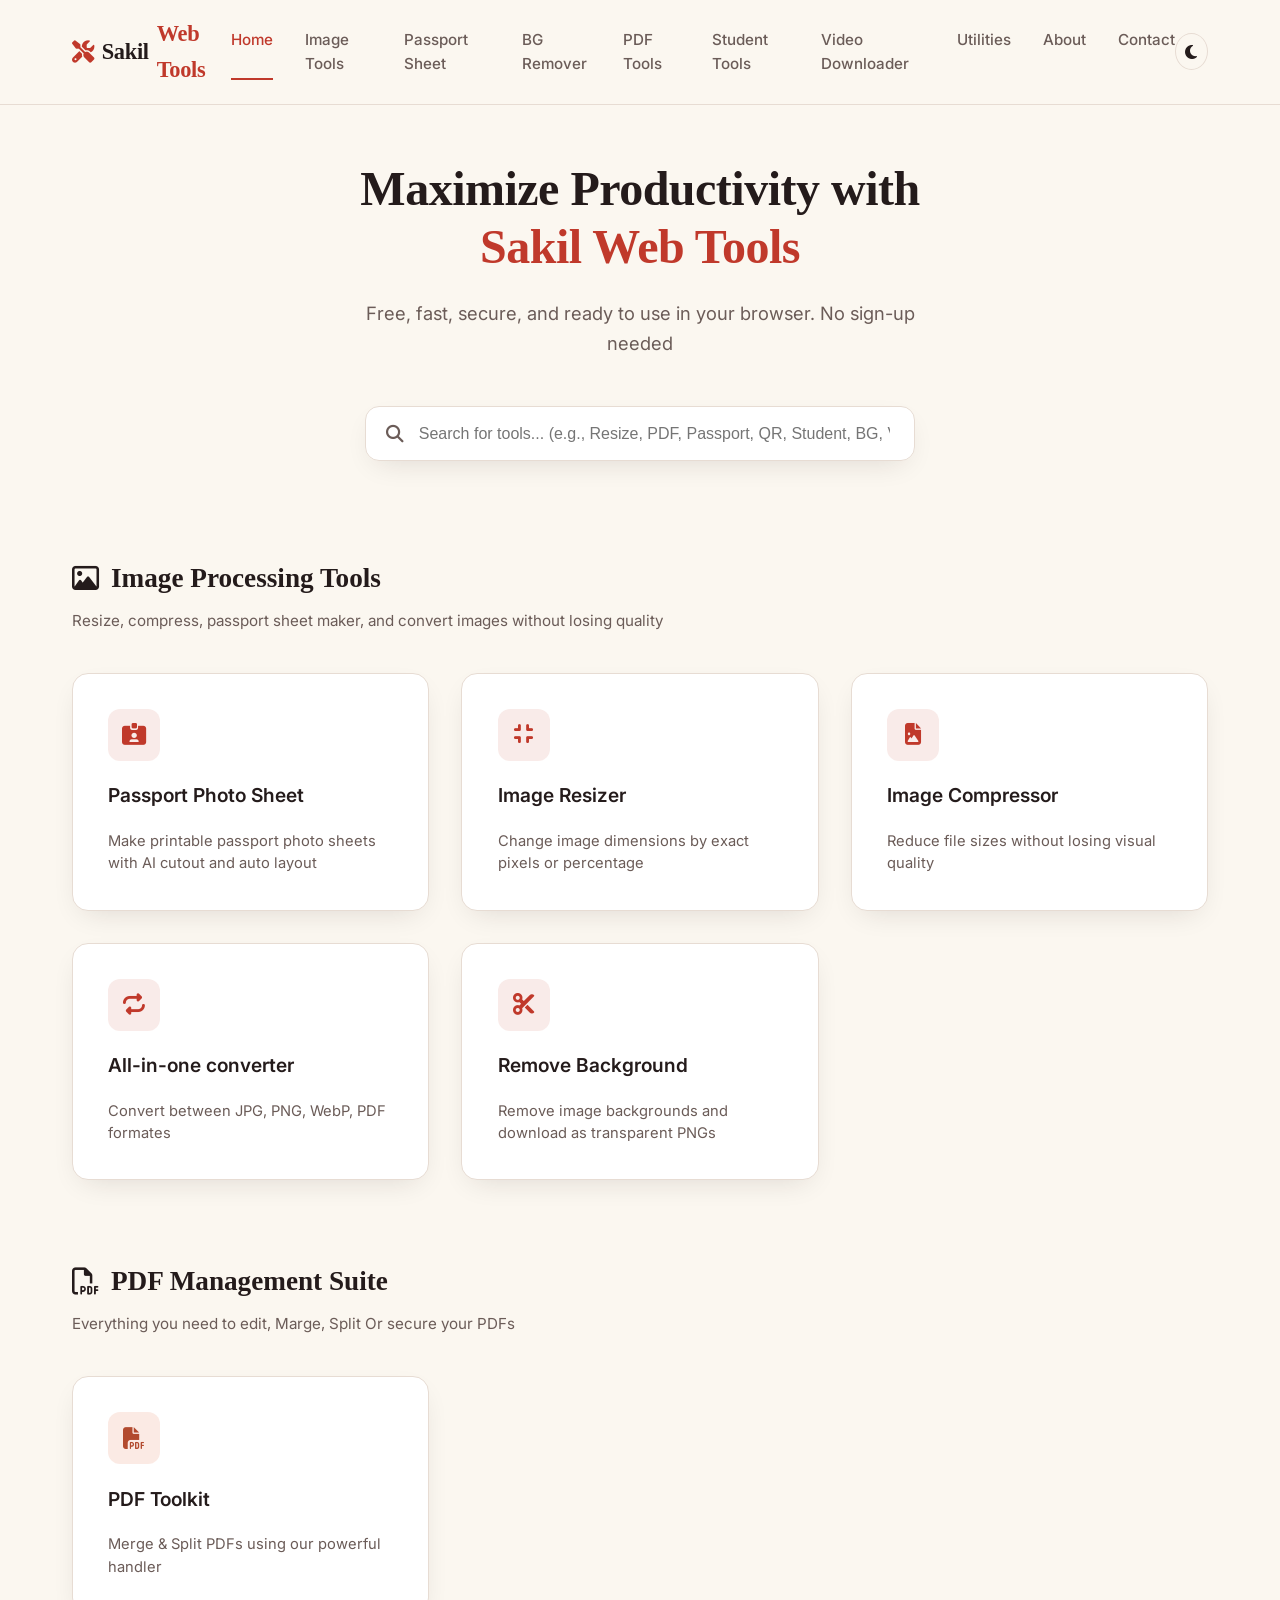
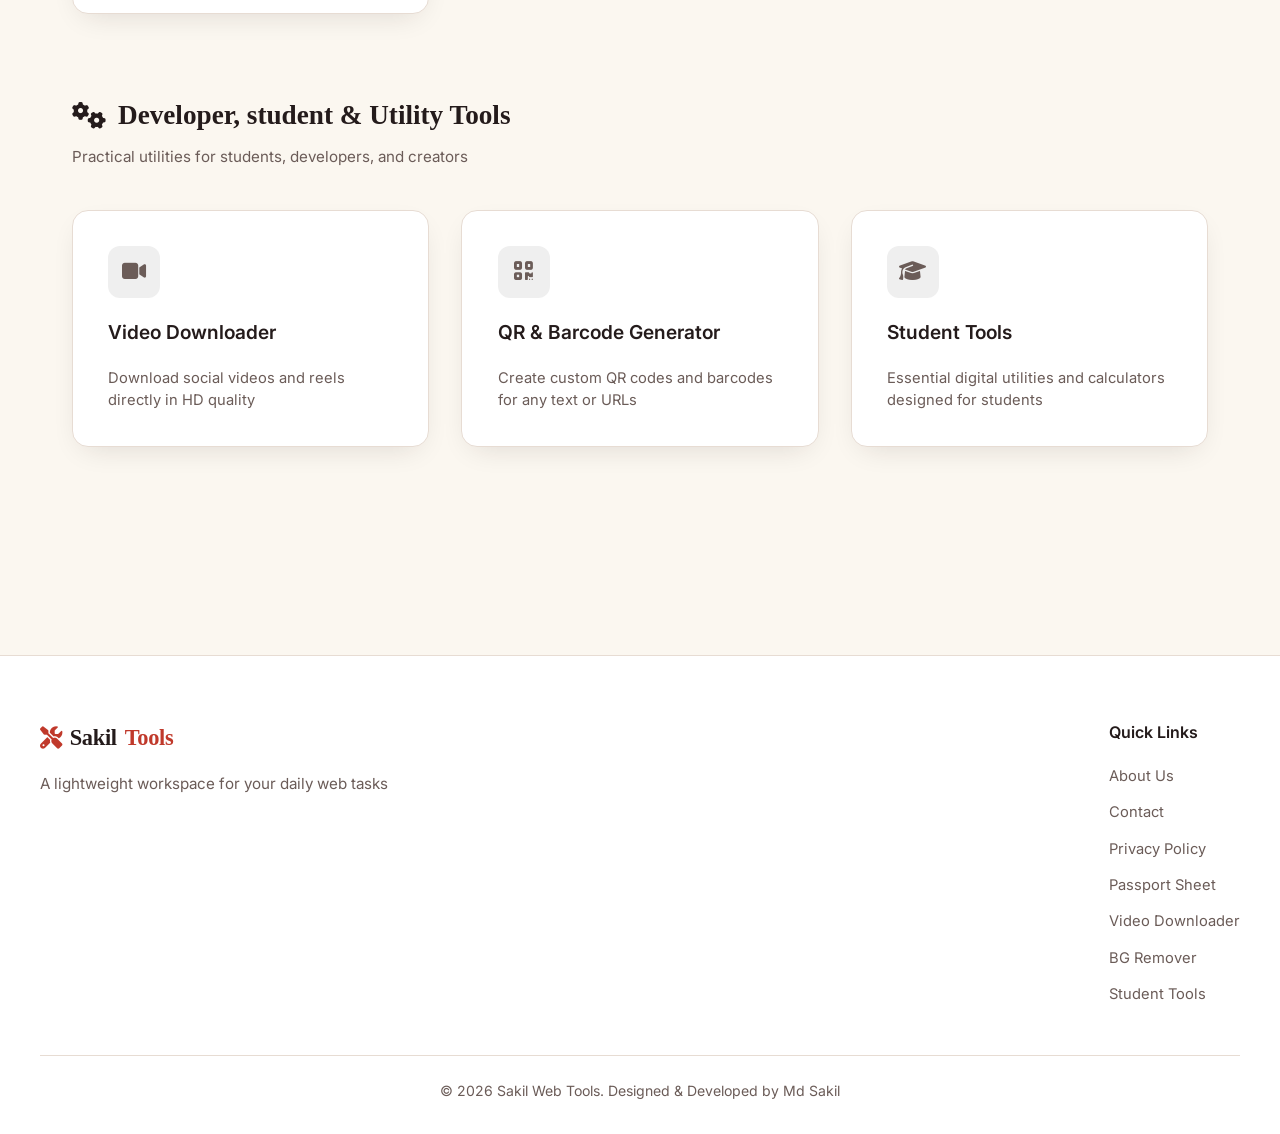
<file: index.html>
<!DOCTYPE html>
<html lang="en" data-theme="light">
<head>
    <meta charset="UTF-8">
    <meta name="viewport" content="width=device-width, initial-scale=1.0">
    <title>Sakil Web Tools - Online Multi-Tools Platform</title>
    <meta name="description" content="All-in-one professional web tools platform for image processing, PDF management, and digital utilities. Fast, secure, and fully responsive.">
    <meta name="google-site-verification" content="HGjKCKCV75xpB4ho-zu0k4zSsBUJKRCY6qUo5YFBD5c" />

    <link rel="preconnect" href="https://fonts.googleapis.com">
    <link rel="preconnect" href="https://fonts.gstatic.com" crossorigin>
    <link href="https://fonts.googleapis.com/css2?family=Inter:wght@300;400;500;600;700&display=swap" rel="stylesheet">
    <link rel="stylesheet" href="https://cdnjs.cloudflare.com/ajax/libs/font-awesome/6.4.0/css/all.min.css">
    <link rel="stylesheet" href="style.css">
</head>
<body>

    <div class="loader-wrapper" id="loader">
        <div class="spinner"></div>
    </div>

    <header class="navbar">
        <div class="nav-container">
            <a href="index.html" class="logo">
                <i class="fa-solid fa-screwdriver-wrench"></i> Sakil <span>Web Tools</span>
            </a>
            <nav class="nav-menu" id="navMenu">
                <a href="index.html" class="nav-link active">Home</a>
                <a href="#image-tools" class="nav-link">Image Tools</a>
                <a href="passport-photo.html" class="nav-link">Passport Sheet</a>
                <a href="bg-remover.html" class="nav-link">BG Remover</a>
                <a href="#pdf-tools" class="nav-link">PDF Tools</a>
                <a href="student-tools.html" class="nav-link">Student Tools</a>
                <a href="video-downloader.html" class="nav-link">Video Downloader</a>
                <a href="#utility-tools" class="nav-link">Utilities</a>
                <a href="about.html" class="nav-link">About</a>
                <a href="contact.html" class="nav-link">Contact</a>
            </nav>
            <div class="nav-actions">
                <button id="theme-toggle" aria-label="Toggle Theme" class="theme-btn">
                    <i class="fa-solid fa-moon"></i>
                </button>
                <button class="hamburger" id="hamburger" aria-label="Menu">
                    <span class="bar"></span>
                    <span class="bar"></span>
                    <span class="bar"></span>
                </button>
            </div>
        </div>
    </header>

    <section class="hero-section">
        <div class="hero-content">
            <h1>Maximize Productivity with <br><span class="gradient-text">Sakil Web Tools</span></h1>
            <p>Free, fast, secure, and ready to use in your browser. No sign-up needed</p>
            
            <div class="search-container">
                <i class="fa-solid fa-magnifying-glass search-icon"></i>
                <input type="text" id="tool-search" placeholder="Search for tools... (e.g., Resize, PDF, Passport, QR, Student, BG, Video)">
            </div>
        </div>
    </section>

    <main class="main-container">

        <section class="tool-section" id="image-tools">
            <div class="section-header">
                <h2><i class="fa-regular fa-image"></i> Image Processing Tools</h2>
                <p>Resize, compress, passport sheet maker, and convert images without losing quality</p>
            </div>
            <div class="tools-grid">
                <!-- NEW: Passport Photo Sheet Maker -->
                <a href="passport-photo.html" class="tool-card" data-keywords="passport photo sheet maker print a4 4x6 picture studio">
                    <div class="tool-icon img-icon"><i class="fa-solid fa-id-card-clip"></i></div>
                    <h3>Passport Photo Sheet</h3>
                    <p>Make printable passport photo sheets with AI cutout and auto layout</p>
                </a>
                <a href="image-resize.html" class="tool-card" data-keywords="image resize crop dimensions photo">
                    <div class="tool-icon img-icon"><i class="fa-solid fa-compress"></i></div>
                    <h3>Image Resizer</h3>
                    <p>Change image dimensions by exact pixels or percentage</p>
                </a>
                <a href="image-compressor.html" class="tool-card" data-keywords="image compress size storage optimize">
                    <div class="tool-icon img-icon"><i class="fa-solid fa-file-image"></i></div>
                    <h3>Image Compressor</h3>
                    <p>Reduce file sizes without losing visual quality</p>
                </a>
                <a href="image-converter.html" class="tool-card" data-keywords="image convert jpg png webp format">
                    <div class="tool-icon img-icon"><i class="fa-solid fa-repeat"></i></div>
                    <h3>All-in-one converter</h3>
                    <p>Convert between JPG, PNG, WebP, PDF formates</p>
                </a>
                <a href="bg-remover.html" class="tool-card" data-keywords="image remove background bg transparent erase">
                    <div class="tool-icon img-icon"><i class="fa-solid fa-scissors"></i></div>
                    <h3>Remove Background</h3>
                    <p>Remove image backgrounds and download as transparent PNGs</p>
                </a>
            </div>
        </section>

        <section class="tool-section" id="pdf-tools">
            <div class="section-header">
                <h2><i class="fa-regular fa-file-pdf"></i> PDF Management Suite</h2>
                <p>Everything you need to edit, Marge, Split Or secure your PDFs</p>
            </div>
            <div class="tools-grid">
                <a href="pdf-tools.html" class="tool-card" data-keywords="pdf merge split convert unlock protect compress">
                    <div class="tool-icon pdf-icon"><i class="fa-solid fa-file-pdf"></i></div>
                    <h3>PDF Toolkit</h3>
                    <p>Merge & Split PDFs using our powerful handler</p>
                </a>
            </div>
        </section>

        <section class="tool-section" id="utility-tools">
            <div class="section-header">
                <h2><i class="fa-solid fa-gears"></i> Developer, student & Utility Tools</h2>
                <p>Practical utilities for students, developers, and creators</p>
            </div>
            <div class="tools-grid">
                <a href="video-downloader.html" class="tool-card" data-keywords="video downloader youtube instagram reel facebook download mp4">
                    <div class="tool-icon util-icon"><i class="fa-solid fa-video"></i></div>
                    <h3>Video Downloader</h3>
                    <p>Download social videos and reels directly in HD quality</p>
                </a>
                <a href="qr-generator.html" class="tool-card" data-keywords="qr code barcode generator scanning maker">
                    <div class="tool-icon util-icon"><i class="fa-solid fa-qrcode"></i></div>
                    <h3>QR & Barcode Generator</h3>
                    <p>Create custom QR codes and barcodes for any text or URLs</p>
                </a>
                <a href="student-tools.html" class="tool-card" data-keywords="student tools education study academic calculator notes">
                    <div class="tool-icon util-icon"><i class="fa-solid fa-graduation-cap"></i></div>
                    <h3>Student Tools</h3>
                    <p>Essential digital utilities and calculators designed for students</p>
                </a>
            </div>
        </section>

        <div id="no-results" class="no-results hidden">
            <i class="fa-solid fa-face-laugh-squint"></i>
            <p> Why are you hitting random keys? Type properly. Bujhte parli to...</p>
        </div>

    </main>

    <footer class="footer">
        <div class="footer-container">
            <div class="footer-brand">
                <a href="index.html" class="logo"><i class="fa-solid fa-screwdriver-wrench"></i> Sakil <span>Tools</span></a>
                <p>A lightweight workspace for your daily web tasks</p>
            </div>
            <div class="footer-links">
                <h4>Quick Links</h4>
                <a href="about.html">About Us</a>
                <a href="contact.html">Contact</a>
                <a href="#">Privacy Policy</a>
                <a href="passport-photo.html">Passport Sheet</a>
                <a href="video-downloader.html">Video Downloader</a>
                <a href="bg-remover.html">BG Remover</a>
                <a href="student-tools.html">Student Tools</a>
            </div>
        </div>
        <div class="footer-bottom">
            <p>&copy; 2026 Sakil Web Tools. Designed & Developed by Md Sakil </p>
        </div>
    </footer>

    <script src="script.js"></script>
</body>
</html>
</file>
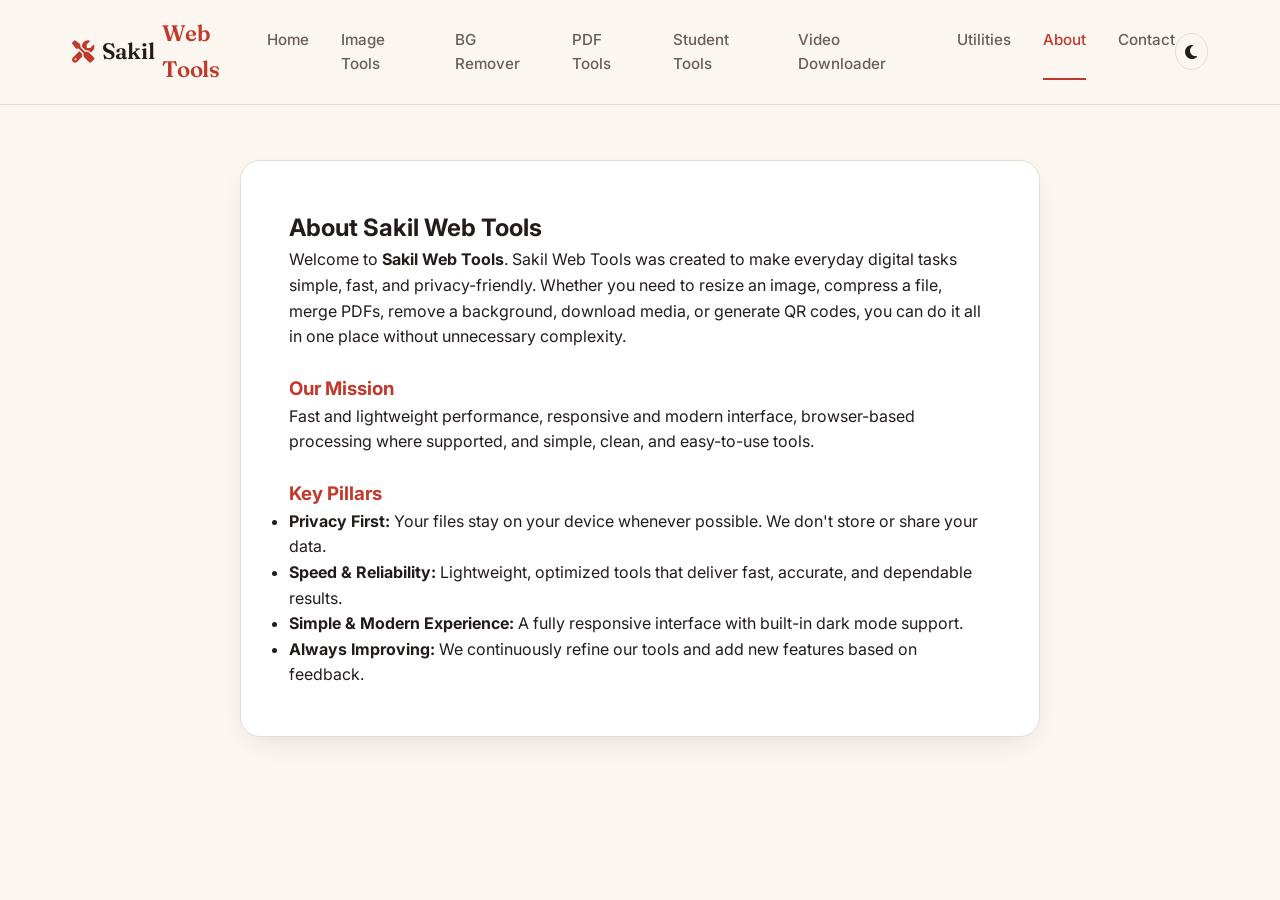
<file: about.html>
<!DOCTYPE html>
<html lang="en" data-theme="light">
<head>
    <meta charset="UTF-8">
    <meta name="viewport" content="width=device-width, initial-scale=1.0">
    <title>About Us - Sakil Web Tools</title>
    <link rel="preconnect" href="https://fonts.googleapis.com">
    <link rel="preconnect" href="https://fonts.gstatic.com" crossorigin>
    <link href="https://fonts.googleapis.com/css2?family=Fraunces:wght@500;600;700&family=Inter:wght@300;400;500;600;700&display=swap" rel="stylesheet">
    <link rel="stylesheet" href="https://cdnjs.cloudflare.com/ajax/libs/font-awesome/6.4.0/css/all.min.css">
    <link rel="stylesheet" href="style.css">
    <style>
        .about-card {
            background: var(--bg-secondary);
            border: 1px solid var(--border-color);
            border-radius: 20px;
            padding: 3rem;
            box-shadow: var(--card-shadow);
            max-width: 800px;
            margin: 2rem auto;
        }
        .about-card h3 {
            margin-top: 1.5rem;
            color: var(--accent-color);
        }
    </style>
</head>
<body>
    <header class="navbar">
        <div class="nav-container">
            <a href="index.html" class="logo"><i class="fa-solid fa-screwdriver-wrench"></i> Sakil <span>Web Tools</span></a>
            <nav class="nav-menu" id="navMenu">
                <a href="index.html" class="nav-link">Home</a>
                <a href="index.html#image-tools" class="nav-link">Image Tools</a>
                <a href="bg-remover.html" class="nav-link">BG Remover</a>
                <a href="index.html#pdf-tools" class="nav-link">PDF Tools</a>
                <a href="student-tools.html" class="nav-link">Student Tools</a>
                <a href="video-downloader.html" class="nav-link">Video Downloader</a>
                <a href="index.html#utility-tools" class="nav-link">Utilities</a>
                <a href="about.html" class="nav-link active">About</a>
                <a href="contact.html" class="nav-link">Contact</a>
            </nav>
            <div class="nav-actions"><button id="theme-toggle" class="theme-btn"><i class="fa-solid fa-moon"></i></button></div>
        </div>
    </header>
    <main class="main-container" style="padding-top: 8rem;">
        <div class="about-card">
            <h2>About Sakil Web Tools</h2>
            <p>Welcome to <strong>Sakil Web Tools</strong>. Sakil Web Tools was created to make everyday digital tasks simple, fast, and privacy-friendly. Whether you need to resize an image, compress a file, merge PDFs, remove a background, download media, or generate QR codes, you can do it all in one place without unnecessary complexity.</p>
            
            <h3>Our Mission</h3>
            <p>Fast and lightweight performance, responsive and modern interface, browser-based processing where supported, and simple, clean, and easy-to-use tools.</p>
            <h3>Key Pillars</h3>
            <ul>
                <li><strong>Privacy First:</strong> Your files stay on your device whenever possible. We don't store or share your data.</li>
                <li><strong>Speed & Reliability:</strong> Lightweight, optimized tools that deliver fast, accurate, and dependable results.</li>
                <li><strong>Simple & Modern Experience:</strong> A fully responsive interface with built-in dark mode support.</li> 
                <li><strong>Always Improving:</strong> We continuously refine our tools and add new features based on feedback.</li>
            </ul>
        </div>
    </main>
    <script>
        const htmlElement = document.documentElement;
        const themeBtn = document.getElementById('theme-toggle');
        const themeIcon = themeBtn.querySelector('i');
        const applyTheme = (theme) => {
            htmlElement.setAttribute('data-theme', theme);
            themeIcon.className = theme === 'dark' ? 'fa-solid fa-sun' : 'fa-solid fa-moon';
            if(theme === 'dark') themeIcon.style.color = '#fbbf24'; else themeIcon.style.color = '';
        };
        applyTheme(localStorage.getItem('sakil-tools-theme') || 'light');
        themeBtn.addEventListener('click', () => {
            const nextTheme = htmlElement.getAttribute('data-theme') === 'dark' ? 'light' : 'dark';
            localStorage.setItem('sakil-tools-theme', nextTheme);
            applyTheme(nextTheme);
        });
    </script>
</body>
</html>
</file>
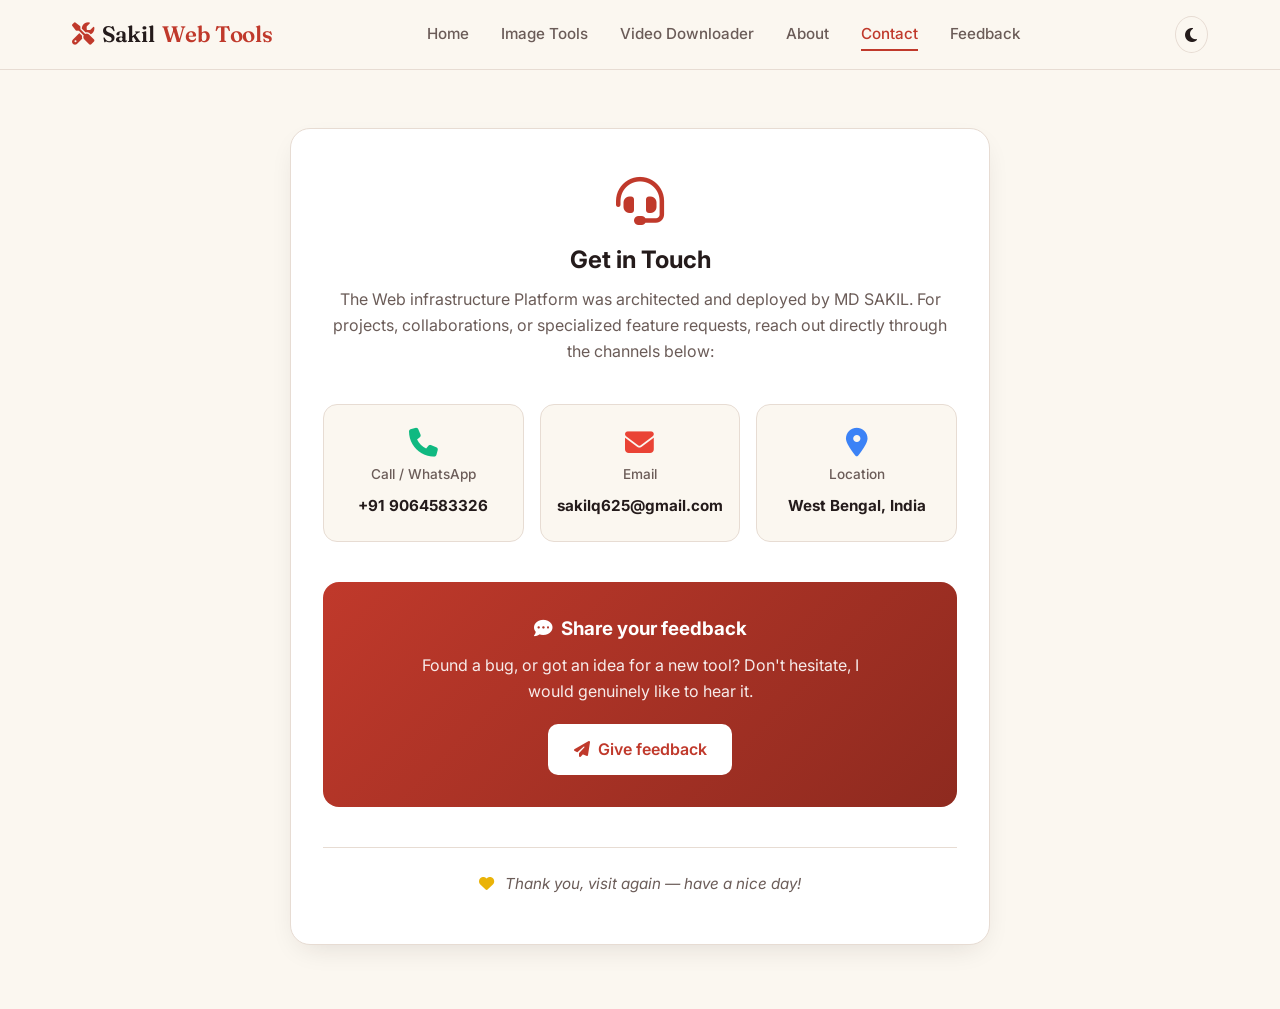
<file: contact.html>
<!DOCTYPE html>
<html lang="en" data-theme="light">
<head>
    <meta charset="UTF-8">
    <meta name="viewport" content="width=device-width, initial-scale=1.0">
    <title>Contact Us - Sakil Web Tools</title>
    <link rel="preconnect" href="https://fonts.googleapis.com">
    <link rel="preconnect" href="https://fonts.gstatic.com" crossorigin>
    <link href="https://fonts.googleapis.com/css2?family=Fraunces:wght@500;600;700&family=Inter:wght@300;400;500;600;700&display=swap" rel="stylesheet">
    <link rel="stylesheet" href="https://cdnjs.cloudflare.com/ajax/libs/font-awesome/6.4.0/css/all.min.css">
    <link rel="stylesheet" href="style.css">

    <style>
        .contact-wrapper {
            max-width: 700px;
            margin: 0 auto;
            background: var(--bg-secondary);
            border: 1px solid var(--border-color);
            border-radius: 20px;
            padding: 3rem 2rem;
            box-shadow: var(--card-shadow);
        }
        .contact-header {
            text-align: center;
            margin-bottom: 2.5rem;
        }
        .contact-header i {
            font-size: 3rem;
            color: var(--accent-color);
            margin-bottom: 1rem;
            display: block;
        }
        .contact-header p {
            color: var(--text-secondary);
            margin-top: 0.5rem;
        }

        .contact-grid {
            display: grid;
            grid-template-columns: repeat(auto-fit, minmax(190px, 1fr));
            gap: 1rem;
        }
        .contact-card {
            background: var(--bg-primary);
            border: 1px solid var(--border-color);
            padding: 1.4rem 1rem;
            border-radius: 14px;
            text-align: center;
            text-decoration: none;
            color: var(--text-primary);
            transition: all var(--transition-speed);
            display: flex;
            flex-direction: column;
            align-items: center;
            gap: 0.5rem;
        }
        .contact-card:hover {
            border-color: var(--accent-color);
            transform: translateY(-3px);
            box-shadow: var(--card-shadow);
        }
        .contact-card i { font-size: 1.8rem; }
        .contact-card span { font-size: 0.85rem; color: var(--text-secondary); font-weight: 500; }
        .contact-card strong { font-size: 0.95rem; word-break: break-all; }

        .feedback-box {
            margin-top: 2.5rem;
            background: var(--accent-gradient);
            border-radius: 16px;
            padding: 2rem;
            text-align: center;
            color: #ffffff;
        }
        .feedback-box h3 {
            justify-content: center;
            color: #ffffff;
            margin: 0 0 0.6rem;
            display: flex;
            align-items: center;
            gap: 0.5rem;
        }
        .feedback-box p {
            color: rgba(255, 255, 255, 0.9);
            max-width: 480px;
            margin: 0 auto 1.2rem;
        }
        .feedback-btn {
            display: inline-flex;
            align-items: center;
            gap: 0.5rem;
            background: #ffffff;
            color: var(--accent-color);
            font-weight: 600;
            padding: 0.8rem 1.6rem;
            border-radius: 10px;
            text-decoration: none;
            transition: transform var(--transition-speed);
        }
        .feedback-btn:hover { transform: translateY(-2px); }

        .closing-note {
            text-align: center;
            margin-top: 2.5rem;
            padding-top: 1.5rem;
            border-top: 1px solid var(--border-color);
            color: var(--text-secondary);
            font-size: 0.95rem;
            font-style: italic;
        }
        .closing-note i { color: #eab308; margin-right: 0.4rem; }
    </style>
</head>
<body>

    <header class="navbar">
        <div class="nav-container">
            <a href="index.html" class="logo"><i class="fa-solid fa-screwdriver-wrench"></i> Sakil <span>Web Tools</span></a>
            <nav class="nav-menu">
                <a href="index.html" class="nav-link">Home</a>
                <a href="index.html#image-tools" class="nav-link">Image Tools</a>
                <a href="video-downloader.html" class="nav-link">Video Downloader</a>
                <a href="about.html" class="nav-link">About</a>
                <a href="contact.html" class="nav-link active">Contact</a>
                <a href="https://forms.gle/FcDKXLiMQ5oRFUwj9" target="_blank" rel="noopener" class="nav-link">Feedback</a>
            </nav>
            <div class="nav-actions"><button id="theme-toggle" class="theme-btn"><i class="fa-solid fa-moon"></i></button></div>
        </div>
    </header>

    <main class="main-container" style="padding-top: 8rem; padding-bottom: 4rem;">
        <div class="contact-wrapper">
            <div class="contact-header">
                <i class="fa-solid fa-headset"></i>
                <h2>Get in Touch</h2>
                <p>The Web infrastructure Platform was architected and deployed by MD SAKIL. For projects, collaborations, or specialized feature requests, reach out directly through the channels below:</p>
            </div>

            <div class="contact-grid">
                <a href="tel:+919064583326" class="contact-card">
                    <i class="fa-solid fa-phone" style="color: #10b981;"></i>
                    <span>Call / WhatsApp</span>
                    <strong>+91 9064583326</strong>
                </a>

                <a href="mailto:sakilq625@gmail.com" class="contact-card">
                    <i class="fa-solid fa-envelope" style="color: #ea4335;"></i>
                    <span>Email</span>
                    <strong>sakilq625@gmail.com</strong>
                </a>

                <div class="contact-card">
                    <i class="fa-solid fa-location-dot" style="color: #3b82f6;"></i>
                    <span>Location</span>
                    <strong>West Bengal, India</strong>
                </div>
            </div>

            <div class="feedback-box">
                <h3><i class="fa-solid fa-comment-dots"></i> Share your feedback</h3>
                <p>Found a bug, or got an idea for a new tool? Don't hesitate, I would genuinely like to hear it.</p>
                <a href="https://forms.gle/FcDKXLiMQ5oRFUwj9" target="_blank" rel="noopener" class="feedback-btn">
                    <i class="fa-solid fa-paper-plane"></i> Give feedback
                </a>
            </div>

            <div class="closing-note">
                <i class="fa-solid fa-heart"></i> Thank you, visit again — have a nice day!
            </div>
        </div>
    </main>

    <script>
        const htmlElement = document.documentElement;
        const themeBtn = document.getElementById('theme-toggle');
        const applyTheme = (theme) => {
            htmlElement.setAttribute('data-theme', theme);
            themeBtn.querySelector('i').className = theme === 'dark' ? 'fa-solid fa-sun' : 'fa-solid fa-moon';
        };
        applyTheme(localStorage.getItem('sakil-tools-theme') || 'light');
        themeBtn.addEventListener('click', () => {
            const next = htmlElement.getAttribute('data-theme') === 'dark' ? 'light' : 'dark';
            localStorage.setItem('sakil-tools-theme', next);
            applyTheme(next);
        });
    </script>
</body>
</html>
</file>
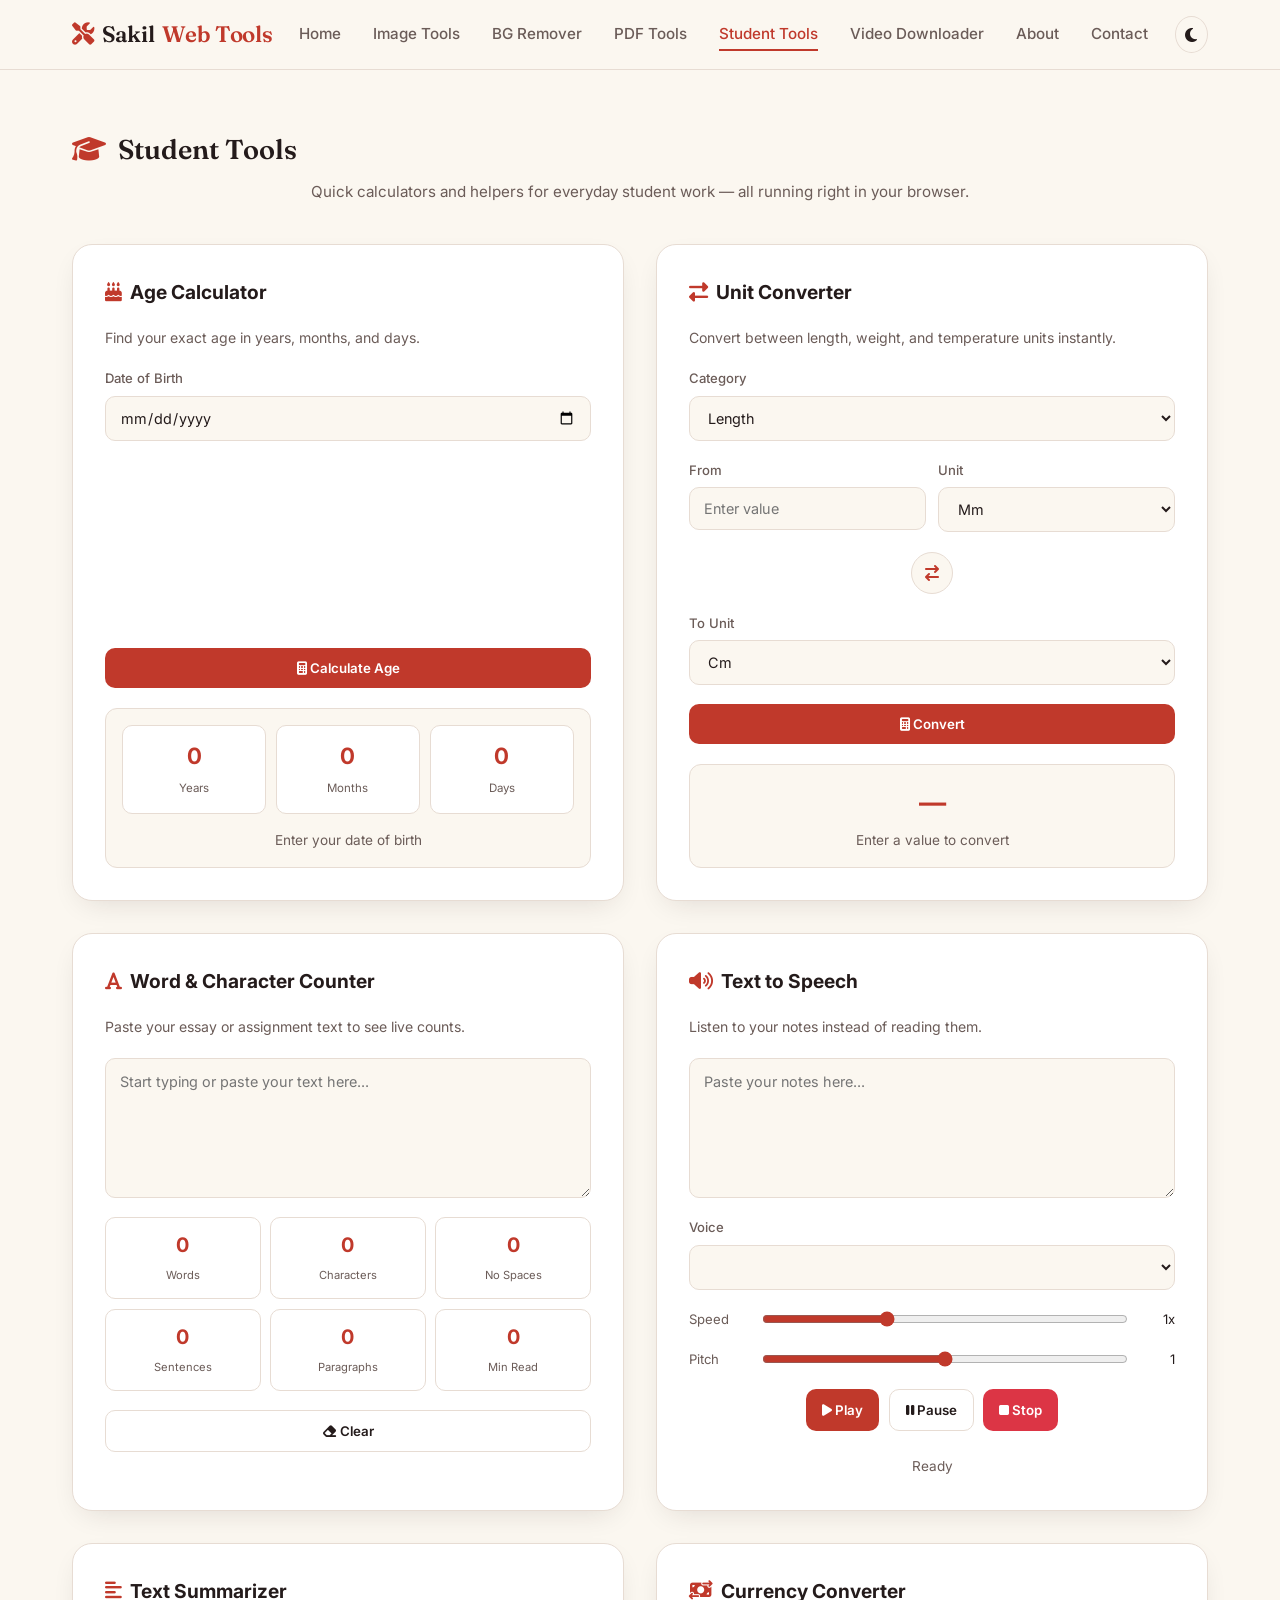
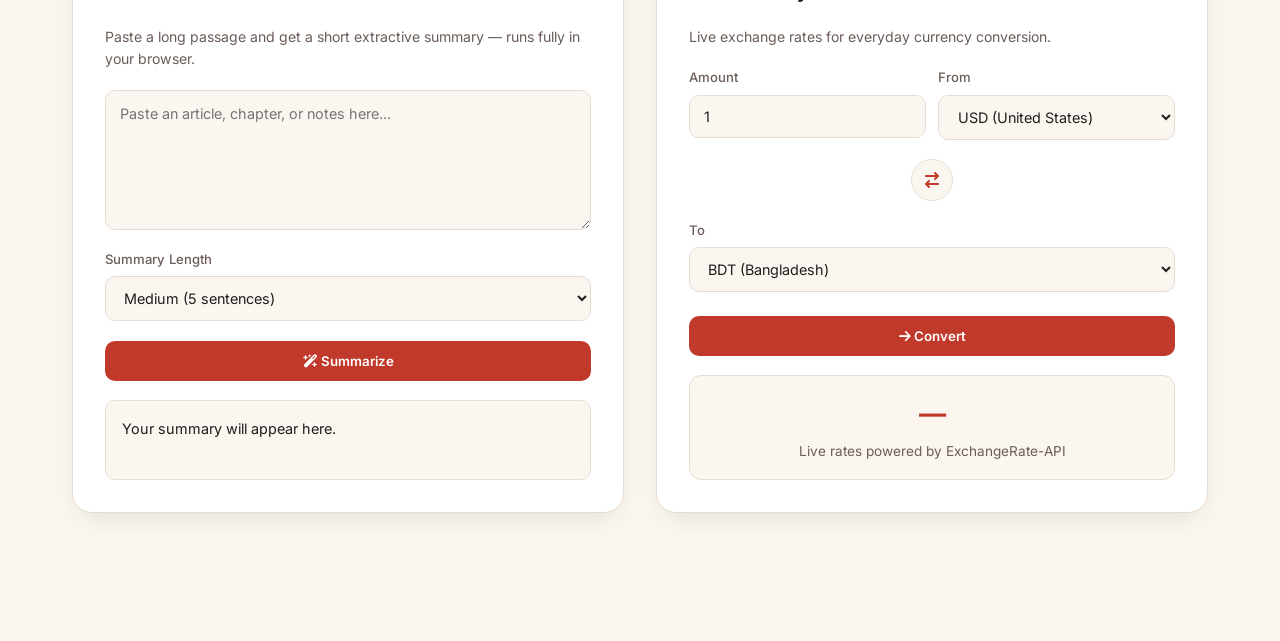
<file: student-tools.html>
<!DOCTYPE html>
<html lang="en" data-theme="light">
<head>
    <meta charset="UTF-8">
    <meta name="viewport" content="width=device-width, initial-scale=1.0">
    <title>Student Tools - Sakil Web Tools</title>

    <link rel="preconnect" href="https://fonts.googleapis.com">
    <link rel="preconnect" href="https://fonts.gstatic.com" crossorigin>
    <link href="https://fonts.googleapis.com/css2?family=Fraunces:wght@500;600;700&family=Inter:wght@300;400;500;600;700&display=swap" rel="stylesheet">

    <link rel="stylesheet" href="https://cdnjs.cloudflare.com/ajax/libs/font-awesome/6.4.0/css/all.min.css">
    <link rel="stylesheet" href="style.css">

    <style>
        .student-dashboard {
            display: grid;
            grid-template-columns: 1fr;
            gap: 2rem;
            margin-top: 2rem;
        }

        @media (min-width: 900px) {
            .student-dashboard {
                grid-template-columns: 1fr 1fr;
            }
        }

        .tool-box {
            background: var(--bg-secondary);
            border: 1px solid var(--border-color);
            border-radius: 20px;
            padding: 2rem;
            display: flex;
            flex-direction: column;
            gap: 1.2rem;
            box-shadow: var(--card-shadow);
        }

        .tool-box h3 {
            display: flex;
            align-items: center;
            gap: 0.5rem;
            font-size: 1.2rem;
            color: var(--text-primary);
            margin: 0;
        }

        .tool-box h3 i {
            color: var(--accent-color);
        }

        .tool-desc {
            font-size: 0.88rem;
            color: var(--text-secondary);
            margin: 0;
        }

        .input-row {
            display: flex;
            gap: 0.8rem;
            flex-wrap: wrap;
        }

        .input-group {
            flex: 1;
            min-width: 120px;
        }

        .input-group label {
            display: block;
            margin-bottom: 0.4rem;
            font-size: 0.82rem;
            color: var(--text-secondary);
            font-weight: 500;
        }

        .tool-input,
        .tool-select {
            width: 100%;
            padding: 0.75rem 0.9rem;
            border-radius: 10px;
            border: 1px solid var(--border-color);
            background: var(--bg-primary);
            color: var(--text-primary);
            font-family: inherit;
            font-size: 0.9rem;
            outline: none;
            box-sizing: border-box;
        }

        .tool-input:focus,
        .tool-select:focus {
            border-color: var(--accent-color);
        }

        .tool-btn {
            border: none;
            border-radius: 10px;
            padding: 0.75rem 1rem;
            background: var(--accent-color);
            color: #fff;
            font-family: inherit;
            font-weight: 600;
            cursor: pointer;
            transition: 0.2s ease;
        }

        .tool-btn:hover {
            opacity: 0.9;
            transform: translateY(-1px);
        }

        .tool-btn.secondary {
            background: transparent;
            color: var(--text-primary);
            border: 1px solid var(--border-color);
        }

        .tool-btn.danger {
            background: #dc3545;
        }

        .result-box {
            background: var(--bg-primary);
            border: 1px solid var(--border-color);
            border-radius: 12px;
            padding: 1rem;
        }

        .result-main {
            font-size: 1.7rem;
            font-weight: 700;
            color: var(--accent-color);
            text-align: center;
        }

        .result-small {
            margin-top: 0.35rem;
            text-align: center;
            color: var(--text-secondary);
            font-size: 0.85rem;
        }

        .timer-controls {
            display: flex;
            justify-content: center;
            gap: 0.6rem;
            flex-wrap: wrap;
        }

        .age-result-grid {
            display: grid;
            grid-template-columns: repeat(3, 1fr);
            gap: 0.6rem;
        }

        .age-item {
            text-align: center;
            background: var(--bg-secondary);
            border: 1px solid var(--border-color);
            border-radius: 10px;
            padding: 0.8rem 0.4rem;
        }

        .age-number {
            display: block;
            font-size: 1.4rem;
            font-weight: 700;
            color: var(--accent-color);
        }

        .age-label {
            font-size: 0.72rem;
            color: var(--text-secondary);
        }

        .error-message {
            color: #dc3545;
            font-size: 0.82rem;
            display: none;
        }

        .swap-btn {
            width: 42px;
            height: 42px;
            border-radius: 50%;
            border: 1px solid var(--border-color);
            background: var(--bg-primary);
            color: var(--accent-color);
            cursor: pointer;
            display: flex;
            align-items: center;
            justify-content: center;
            font-size: 1rem;
            flex-shrink: 0;
            transition: 0.2s ease;
        }

        .swap-btn:hover {
            background: var(--accent-color);
            color: #fff;
            transform: rotate(180deg);
        }

        .tool-textarea {
            width: 100%;
            min-height: 140px;
            padding: 0.9rem;
            border-radius: 10px;
            border: 1px solid var(--border-color);
            background: var(--bg-primary);
            color: var(--text-primary);
            font-family: inherit;
            font-size: 0.9rem;
            resize: vertical;
            outline: none;
            box-sizing: border-box;
        }

        .tool-textarea:focus {
            border-color: var(--accent-color);
        }

        .stats-grid {
            display: grid;
            grid-template-columns: repeat(2, 1fr);
            gap: 0.6rem;
        }

        @media (min-width: 480px) {
            .stats-grid {
                grid-template-columns: repeat(3, 1fr);
            }
        }

        .stat-item {
            text-align: center;
            background: var(--bg-secondary);
            border: 1px solid var(--border-color);
            border-radius: 10px;
            padding: 0.7rem 0.4rem;
        }

        .stat-number {
            display: block;
            font-size: 1.25rem;
            font-weight: 700;
            color: var(--accent-color);
        }

        .stat-label {
            font-size: 0.7rem;
            color: var(--text-secondary);
        }

        .slider-row {
            display: flex;
            align-items: center;
            gap: 0.8rem;
        }

        .slider-row label {
            font-size: 0.82rem;
            color: var(--text-secondary);
            min-width: 60px;
        }

        .tool-range {
            flex: 1;
            accent-color: var(--accent-color);
        }

        .slider-value {
            font-size: 0.82rem;
            color: var(--text-primary);
            min-width: 34px;
            text-align: right;
        }

        .summary-output {
            background: var(--bg-primary);
            border: 1px solid var(--border-color);
            border-radius: 10px;
            padding: 1rem;
            font-size: 0.9rem;
            color: var(--text-primary);
            min-height: 80px;
            white-space: pre-wrap;
        }
    </style>
</head>

<body>

<header class="navbar">
    <div class="nav-container">
        <a href="index.html" class="logo">
            <i class="fa-solid fa-screwdriver-wrench"></i> Sakil <span>Web Tools</span>
        </a>

        <nav class="nav-menu" id="navMenu">
            <a href="index.html" class="nav-link">Home</a>
            <a href="index.html#image-tools" class="nav-link">Image Tools</a>
            <a href="bg-remover.html" class="nav-link">BG Remover</a>
            <a href="index.html#pdf-tools" class="nav-link">PDF Tools</a>
            <a href="student-tools.html" class="nav-link active">Student Tools</a>
            <a href="video-downloader.html" class="nav-link">Video Downloader</a>
            <a href="about.html" class="nav-link">About</a>
            <a href="contact.html" class="nav-link">Contact</a>
        </nav>

        <div class="nav-actions">
            <button id="theme-toggle" class="theme-btn">
                <i class="fa-solid fa-moon"></i>
            </button>
            <button class="hamburger" id="hamburger" aria-label="Menu">
                <span class="bar"></span>
                <span class="bar"></span>
                <span class="bar"></span>
            </button>
        </div>
    </div>
</header>

<main class="main-container" style="padding-top: 8rem;">
    <div class="section-header" style="text-align:center;">
        <h2><i class="fa-solid fa-graduation-cap" style="color:var(--accent-color);"></i> Student Tools</h2>
        <p>Quick calculators and helpers for everyday student work — all running right in your browser.</p>
    </div>

    <div class="student-dashboard">

        <!-- AGE CALCULATOR -->
        <div class="tool-box" id="ageBox">
            <h3><i class="fa-solid fa-cake-candles"></i> Age Calculator</h3>
            <p class="tool-desc">Find your exact age in years, months, and days.</p>
            <div class="input-group">
                <label>Date of Birth</label>
                <input type="date" id="birthDate" class="tool-input">
            </div>
            <div id="ageError" class="error-message">Please select a valid date of birth.</div>
            <button class="tool-btn" id="calculateAgeBtn"><i class="fa-solid fa-calculator"></i> Calculate Age</button>
            <div class="result-box">
                <div class="age-result-grid">
                    <div class="age-item">
                        <span class="age-number" id="ageYears">0</span>
                        <span class="age-label">Years</span>
                    </div>
                    <div class="age-item">
                        <span class="age-number" id="ageMonths">0</span>
                        <span class="age-label">Months</span>
                    </div>
                    <div class="age-item">
                        <span class="age-number" id="ageDays">0</span>
                        <span class="age-label">Days</span>
                    </div>
                </div>
                <div class="result-small" id="ageSummary" style="margin-top: 1rem;">Enter your date of birth</div>
            </div>
        </div>

        <!-- UNIT CONVERTER -->
        <div class="tool-box" id="unitBox">
            <h3><i class="fa-solid fa-right-left"></i> Unit Converter</h3>
            <p class="tool-desc">Convert between length, weight, and temperature units instantly.</p>
            <div class="input-group">
                <label>Category</label>
                <select id="unitCategory" class="tool-select">
                    <option value="length">Length</option>
                    <option value="weight">Weight</option>
                    <option value="temperature">Temperature</option>
                </select>
            </div>
            <div class="input-row">
                <div class="input-group">
                    <label>From</label>
                    <input type="number" id="unitFromValue" class="tool-input" placeholder="Enter value">
                </div>
                <div class="input-group">
                    <label>Unit</label>
                    <select id="unitFrom" class="tool-select"></select>
                </div>
            </div>
            <div style="display:flex; justify-content:center;">
                <button class="swap-btn" id="unitSwapBtn" title="Swap units"><i class="fa-solid fa-arrow-right-arrow-left"></i></button>
            </div>
            <div class="input-group">
                <label>To Unit</label>
                <select id="unitTo" class="tool-select"></select>
            </div>
            <button class="tool-btn" id="convertUnitBtn"><i class="fa-solid fa-calculator"></i> Convert</button>
            <div class="result-box">
                <div class="result-main" id="unitResult">—</div>
                <div class="result-small" id="unitResultLabel">Enter a value to convert</div>
            </div>
        </div>

        <!-- WORD & CHARACTER COUNTER -->
        <div class="tool-box" id="wordCounterBox">
            <h3><i class="fa-solid fa-font"></i> Word & Character Counter</h3>
            <p class="tool-desc">Paste your essay or assignment text to see live counts.</p>
            <textarea id="wordCounterInput" class="tool-textarea" placeholder="Start typing or paste your text here..."></textarea>
            <div class="stats-grid">
                <div class="stat-item"><span class="stat-number" id="wcWords">0</span><span class="stat-label">Words</span></div>
                <div class="stat-item"><span class="stat-number" id="wcChars">0</span><span class="stat-label">Characters</span></div>
                <div class="stat-item"><span class="stat-number" id="wcCharsNoSpace">0</span><span class="stat-label">No Spaces</span></div>
                <div class="stat-item"><span class="stat-number" id="wcSentences">0</span><span class="stat-label">Sentences</span></div>
                <div class="stat-item"><span class="stat-number" id="wcParagraphs">0</span><span class="stat-label">Paragraphs</span></div>
                <div class="stat-item"><span class="stat-number" id="wcReadTime">0</span><span class="stat-label">Min Read</span></div>
            </div>
            <button class="tool-btn secondary" id="wcClearBtn"><i class="fa-solid fa-eraser"></i> Clear</button>
        </div>

        <!-- TEXT TO SPEECH -->
        <div class="tool-box" id="ttsBox">
            <h3><i class="fa-solid fa-volume-high"></i> Text to Speech</h3>
            <p class="tool-desc">Listen to your notes instead of reading them.</p>
            <textarea id="ttsInput" class="tool-textarea" placeholder="Paste your notes here..."></textarea>
            <div class="input-group">
                <label>Voice</label>
                <select id="ttsVoice" class="tool-select"></select>
            </div>
            <div class="slider-row">
                <label>Speed</label>
                <input type="range" id="ttsRate" class="tool-range" min="0.5" max="2" step="0.1" value="1">
                <span class="slider-value" id="ttsRateValue">1x</span>
            </div>
            <div class="slider-row">
                <label>Pitch</label>
                <input type="range" id="ttsPitch" class="tool-range" min="0" max="2" step="0.1" value="1">
                <span class="slider-value" id="ttsPitchValue">1</span>
            </div>
            <div class="timer-controls">
                <button class="tool-btn" id="ttsPlayBtn"><i class="fa-solid fa-play"></i> Play</button>
                <button class="tool-btn secondary" id="ttsPauseBtn"><i class="fa-solid fa-pause"></i> Pause</button>
                <button class="tool-btn danger" id="ttsStopBtn"><i class="fa-solid fa-stop"></i> Stop</button>
            </div>
            <div class="result-small" id="ttsStatus">Ready</div>
        </div>

        <!-- TEXT SUMMARIZER -->
        <div class="tool-box" id="summarizerBox">
            <h3><i class="fa-solid fa-align-left"></i> Text Summarizer</h3>
            <p class="tool-desc">Paste a long passage and get a short extractive summary — runs fully in your browser.</p>
            <textarea id="summarizerInput" class="tool-textarea" placeholder="Paste an article, chapter, or notes here..."></textarea>
            <div class="input-group">
                <label>Summary Length</label>
                <select id="summarizerLength" class="tool-select">
                    <option value="3">Short (3 sentences)</option>
                    <option value="5" selected>Medium (5 sentences)</option>
                    <option value="8">Long (8 sentences)</option>
                </select>
            </div>
            <button class="tool-btn" id="summarizeBtn"><i class="fa-solid fa-wand-magic-sparkles"></i> Summarize</button>
            <div class="summary-output" id="summaryOutput">Your summary will appear here.</div>
        </div>

        <!-- CURRENCY CONVERTER -->
        <div class="tool-box" id="currencyBox">
            <h3><i class="fa-solid fa-money-bill-transfer"></i> Currency Converter</h3>
            <p class="tool-desc">Live exchange rates for everyday currency conversion.</p>
            <div class="input-row">
                <div class="input-group">
                    <label>Amount</label>
                    <input type="number" id="currencyAmount" class="tool-input" placeholder="e.g. 100" value="1" min="0">
                </div>
                <div class="input-group">
                    <label>From</label>
                    <select id="currencyFrom" class="tool-select"></select>
                </div>
            </div>
            <div style="display:flex; justify-content:center;">
                <button class="swap-btn" id="currencySwapBtn" title="Swap currencies"><i class="fa-solid fa-arrow-right-arrow-left"></i></button>
            </div>
            <div class="input-group">
                <label>To</label>
                <select id="currencyTo" class="tool-select"></select>
            </div>
            <button class="tool-btn" id="convertCurrencyBtn"><i class="fa-solid fa-arrow-right"></i> Convert</button>
            <div class="result-box">
                <div class="result-main" id="currencyResult">—</div>
                <div class="result-small" id="currencyRateInfo">Live rates powered by ExchangeRate-API</div>
            </div>
        </div>

    </div>
</main>

<script>
const htmlElement = document.documentElement;
const themeBtn = document.getElementById('theme-toggle');

function applyTheme(theme) {
    htmlElement.setAttribute('data-theme', theme);
    const icon = themeBtn.querySelector('i');
    icon.className = theme === 'dark' ? 'fa-solid fa-sun' : 'fa-solid fa-moon';
}

applyTheme(localStorage.getItem('sakil-tools-theme') || 'light');

themeBtn.addEventListener('click', () => {
    const current = htmlElement.getAttribute('data-theme');
    const next = current === 'dark' ? 'light' : 'dark';
    localStorage.setItem('sakil-tools-theme', next);
    applyTheme(next);
});

const hamburger = document.getElementById('hamburger');
const navMenu = document.getElementById('navMenu');

if (hamburger && navMenu) {
    hamburger.addEventListener('click', () => {
        hamburger.classList.toggle('active');
        navMenu.classList.toggle('active');
    });
    document.querySelectorAll('.nav-link').forEach(link => {
        link.addEventListener('click', () => {
            hamburger.classList.remove('active');
            navMenu.classList.remove('active');
        });
    });
}

// Age Calculator
const birthDate = document.getElementById('birthDate');
const calculateAgeBtn = document.getElementById('calculateAgeBtn');
const ageError = document.getElementById('ageError');

function calculateAge() {
    const birth = new Date(birthDate.value);
    const today = new Date();
    ageError.style.display = 'none';

    if (!birthDate.value || isNaN(birth.getTime()) || birth > today) {
        ageError.style.display = 'block';
        return;
    }

    let years = today.getFullYear() - birth.getFullYear();
    let months = today.getMonth() - birth.getMonth();
    let days = today.getDate() - birth.getDate();

    if (days < 0) {
        months--;
        const previousMonth = new Date(today.getFullYear(), today.getMonth(), 0);
        days += previousMonth.getDate();
    }
    if (months < 0) {
        years--;
        months += 12;
    }

    document.getElementById('ageYears').textContent = years;
    document.getElementById('ageMonths').textContent = months;
    document.getElementById('ageDays').textContent = days;
    document.getElementById('ageSummary').textContent = `You are ${years} years, ${months} months and ${days} days old.`;
}

calculateAgeBtn.addEventListener('click', calculateAge);
birthDate.max = new Date().toISOString().split('T')[0];

// Unit Converter
const unitCategory = document.getElementById('unitCategory');
const unitFrom = document.getElementById('unitFrom');
const unitTo = document.getElementById('unitTo');
const unitFromValue = document.getElementById('unitFromValue');
const convertUnitBtn = document.getElementById('convertUnitBtn');
const unitSwapBtn = document.getElementById('unitSwapBtn');
const unitResult = document.getElementById('unitResult');
const unitResultLabel = document.getElementById('unitResultLabel');

const unitDefs = {
    length: { mm: 0.001, cm: 0.01, m: 1, km: 1000, inch: 0.0254, foot: 0.3048, yard: 0.9144, mile: 1609.344 },
    weight: { mg: 0.001, g: 1, kg: 1000, ton: 1000000, ounce: 28.3495, pound: 453.592 }
};

function populateUnitSelects() {
    const category = unitCategory.value;
    unitFrom.innerHTML = '';
    unitTo.innerHTML = '';

    const units = category === 'temperature' ? ['celsius', 'fahrenheit', 'kelvin'] : Object.keys(unitDefs[category]);

    units.forEach(unit => {
        const label = unit.charAt(0).toUpperCase() + unit.slice(1);
        unitFrom.innerHTML += `<option value="${unit}">${label}</option>`;
        unitTo.innerHTML += `<option value="${unit}">${label}</option>`;
    });

    if (units.length > 1) unitTo.selectedIndex = 1;
}

function convertTemperature(value, from, to) {
    let celsius;
    if (from === 'celsius') celsius = value;
    else if (from === 'fahrenheit') celsius = (value - 32) * 5 / 9;
    else celsius = value - 273.15;

    if (to === 'celsius') return celsius;
    if (to === 'fahrenheit') return celsius * 9 / 5 + 32;
    return celsius + 273.15;
}

function convertUnit() {
    const category = unitCategory.value;
    const value = parseFloat(unitFromValue.value);
    const from = unitFrom.value;
    const to = unitTo.value;

    if (isNaN(value)) {
        unitResult.textContent = '—';
        unitResultLabel.textContent = 'Enter a valid number';
        return;
    }

    let result = category === 'temperature' ? convertTemperature(value, from, to) : (value * unitDefs[category][from]) / unitDefs[category][to];
    unitResult.textContent = result.toLocaleString(undefined, { maximumFractionDigits: 4 });
    unitResultLabel.textContent = `${value} ${from} = ${result.toFixed(4)} ${to}`;
}

unitCategory.addEventListener('change', populateUnitSelects);
convertUnitBtn.addEventListener('click', convertUnit);
unitSwapBtn.addEventListener('click', () => {
    const fromIndex = unitFrom.selectedIndex;
    unitFrom.selectedIndex = unitTo.selectedIndex;
    unitTo.selectedIndex = fromIndex;
    convertUnit();
});
populateUnitSelects();

// Word Counter
const wordCounterInput = document.getElementById('wordCounterInput');
const wcWords = document.getElementById('wcWords');
const wcChars = document.getElementById('wcChars');
const wcCharsNoSpace = document.getElementById('wcCharsNoSpace');
const wcSentences = document.getElementById('wcSentences');
const wcParagraphs = document.getElementById('wcParagraphs');
const wcReadTime = document.getElementById('wcReadTime');
const wcClearBtn = document.getElementById('wcClearBtn');

function updateWordCount() {
    const text = wordCounterInput.value;
    const trimmed = text.trim();
    const words = trimmed.length === 0 ? 0 : trimmed.split(/\s+/).length;
    const chars = text.length;
    const charsNoSpace = text.replace(/\s/g, '').length;
    const sentences = trimmed.length === 0 ? 0 : (trimmed.match(/[^.!?]+[.!?]+/g) || [trimmed]).length;
    const paragraphs = trimmed.length === 0 ? 0 : trimmed.split(/\n+/).filter(p => p.trim().length > 0).length;
    const readTime = words === 0 ? 0 : Math.max(1, Math.ceil(words / 200));

    wcWords.textContent = words;
    wcChars.textContent = chars;
    wcCharsNoSpace.textContent = charsNoSpace;
    wcSentences.textContent = sentences;
    wcParagraphs.textContent = paragraphs;
    wcReadTime.textContent = readTime;
}

wordCounterInput.addEventListener('input', updateWordCount);
wcClearBtn.addEventListener('click', () => {
    wordCounterInput.value = '';
    updateWordCount();
});
updateWordCount();

// Text To Speech
const ttsInput = document.getElementById('ttsInput');
const ttsVoice = document.getElementById('ttsVoice');
const ttsRate = document.getElementById('ttsRate');
const ttsRateValue = document.getElementById('ttsRateValue');
const ttsPitch = document.getElementById('ttsPitch');
const ttsPitchValue = document.getElementById('ttsPitchValue');
const ttsPlayBtn = document.getElementById('ttsPlayBtn');
const ttsPauseBtn = document.getElementById('ttsPauseBtn');
const ttsStopBtn = document.getElementById('ttsStopBtn');
const ttsStatus = document.getElementById('ttsStatus');

let availableVoices = [];

function loadVoices() {
    availableVoices = window.speechSynthesis.getVoices();
    ttsVoice.innerHTML = '';
    availableVoices.forEach((voice, index) => {
        ttsVoice.innerHTML += `<option value="${index}">${voice.name} (${voice.lang})</option>`;
    });
}

if ('speechSynthesis' in window) {
    loadVoices();
    window.speechSynthesis.onvoiceschanged = loadVoices;
} else {
    ttsStatus.textContent = 'Text to Speech is not supported in this browser.';
    ttsPlayBtn.disabled = true;
}

ttsRate.addEventListener('input', () => { ttsRateValue.textContent = ttsRate.value + 'x'; });
ttsPitch.addEventListener('input', () => { ttsPitchValue.textContent = ttsPitch.value; });

ttsPlayBtn.addEventListener('click', () => {
    const text = ttsInput.value.trim();
    if (!text) {
        ttsStatus.textContent = 'Please enter some text first.';
        return;
    }
    window.speechSynthesis.cancel();
    const utterance = new SpeechSynthesisUtterance(text);
    const selectedVoice = availableVoices[ttsVoice.value];
    if (selectedVoice) utterance.voice = selectedVoice;
    utterance.rate = parseFloat(ttsRate.value);
    utterance.pitch = parseFloat(ttsPitch.value);
    utterance.onstart = () => { ttsStatus.textContent = 'Speaking...'; };
    utterance.onend = () => { ttsStatus.textContent = 'Finished'; };
    utterance.onerror = () => { ttsStatus.textContent = 'An error occurred.'; };
    window.speechSynthesis.speak(utterance);
});

ttsPauseBtn.addEventListener('click', () => {
    if (window.speechSynthesis.speaking && !window.speechSynthesis.paused) {
        window.speechSynthesis.pause();
        ttsStatus.textContent = 'Paused';
    } else if (window.speechSynthesis.paused) {
        window.speechSynthesis.resume();
        ttsStatus.textContent = 'Speaking...';
    }
});

ttsStopBtn.addEventListener('click', () => {
    window.speechSynthesis.cancel();
    ttsStatus.textContent = 'Stopped';
});

// Text Summarizer
const summarizerInput = document.getElementById('summarizerInput');
const summarizerLength = document.getElementById('summarizerLength');
const summarizeBtn = document.getElementById('summarizeBtn');
const summaryOutput = document.getElementById('summaryOutput');

const stopWords = new Set([
    'a', 'an', 'the', 'and', 'or', 'but', 'if', 'then', 'so', 'to', 'of', 'in', 'on', 'at', 'for', 'with', 'is', 'are', 'was', 'were', 'be',
    'been', 'being', 'this', 'that', 'these', 'those', 'it', 'its', 'as', 'by', 'from', 'into', 'than', 'which', 'who', 'whom', 'what', 'when',
    'where', 'why', 'how', 'not', 'no', 'do', 'does', 'did', 'can', 'could', 'should', 'would', 'will', 'shall', 'have', 'has', 'had', 'i', 'you',
    'he', 'she', 'we', 'they', 'them', 'his', 'her', 'their', 'our'
]);

function summarizeText() {
    const text = summarizerInput.value.trim();
    if (!text) {
        summaryOutput.textContent = 'Please paste some text to summarize.';
        return;
    }

    const sentenceCount = parseInt(summarizerLength.value);
    const sentences = text.match(/[^.!?]+[.!?]+|\S+$/g) || [text];

    if (sentences.length <= sentenceCount) {
        summaryOutput.textContent = text;
        return;
    }

    const wordFrequency = {};
    const words = text.toLowerCase().match(/[a-z']+/g) || [];

    words.forEach(word => {
        if (stopWords.has(word) || word.length < 3) return;
        wordFrequency[word] = (wordFrequency[word] || 0) + 1;
    });

    const sentenceScores = sentences.map((sentence, index) => {
        const sentenceWords = sentence.toLowerCase().match(/[a-z']+/g) || [];
        let score = 0;
        sentenceWords.forEach(word => { score += wordFrequency[word] || 0; });
        return { sentence: sentence.trim(), index, score: sentenceWords.length > 0 ? score / sentenceWords.length : 0 };
    });

    const topSentences = sentenceScores.sort((a, b) => b.score - a.score).slice(0, sentenceCount).sort((a, b) => a.index - b.index);
    summaryOutput.textContent = topSentences.map(s => s.sentence).join(' ');
}

summarizeBtn.addEventListener('click', summarizeText);

// Currency Converter
const currencyAmount = document.getElementById('currencyAmount');
const currencyFrom = document.getElementById('currencyFrom');
const currencyTo = document.getElementById('currencyTo');
const convertCurrencyBtn = document.getElementById('convertCurrencyBtn');
const currencySwapBtn = document.getElementById('currencySwapBtn');
const currencyResult = document.getElementById('currencyResult');
const currencyRateInfo = document.getElementById('currencyRateInfo');

const currencyNames = {
    USD: 'United States', EUR: 'Euro Area', GBP: 'United Kingdom', INR: 'India', BDT: 'Bangladesh', JPY: 'Japan',
    CNY: 'China', AUD: 'Australia', CAD: 'Canada', CHF: 'Switzerland', SGD: 'Singapore', AED: 'UAE', SAR: 'Saudi Arabia',
    MYR: 'Malaysia', THB: 'Thailand', KRW: 'South Korea', NZD: 'New Zealand', ZAR: 'South Africa', BRL: 'Brazil', RUB: 'Russia'
};

function populateCurrencySelects() {
    Object.keys(currencyNames).forEach(code => {
        const label = `${code} (${currencyNames[code]})`;
        currencyFrom.innerHTML += `<option value="${code}">${label}</option>`;
        currencyTo.innerHTML += `<option value="${code}">${label}</option>`;
    });
    currencyFrom.value = 'USD';
    currencyTo.value = 'BDT';
}

populateCurrencySelects();

async function convertCurrency() {
    const amount = parseFloat(currencyAmount.value);
    const from = currencyFrom.value;
    const to = currencyTo.value;

    if (isNaN(amount) || amount < 0) {
        currencyResult.textContent = '—';
        currencyRateInfo.textContent = 'Please enter a valid amount.';
        return;
    }

    if (from === to) {
        currencyResult.textContent = amount.toLocaleString(undefined, { maximumFractionDigits: 2 }) + ' ' + to;
        currencyRateInfo.textContent = 'Same currency selected.';
        return;
    }

    currencyRateInfo.textContent = 'Fetching live rate...';
    currencyResult.textContent = '—';

    try {
        const response = await fetch(`https://open.er-api.com/v6/latest/${from}`);
        if (!response.ok) throw new Error('Network error');
        const data = await response.json();
        const rate = data.rates[to];
        const converted = amount * rate;
        currencyResult.textContent = converted.toLocaleString(undefined, { maximumFractionDigits: 2 }) + ' ' + to;
        currencyRateInfo.textContent = `1 ${from} = ${rate.toFixed(4)} ${to} • Rates update daily`;
    } catch (err) {
        currencyRateInfo.textContent = 'Could not fetch live rates. Please check connection.';
    }
}

convertCurrencyBtn.addEventListener('click', convertCurrency);
currencySwapBtn.addEventListener('click', () => {
    const temp = currencyFrom.value;
    currencyFrom.value = currencyTo.value;
    currencyTo.value = temp;
    convertCurrency();
});

birthDate.addEventListener('keydown', e => { if (e.key === 'Enter') calculateAgeBtn.click(); });
unitFromValue.addEventListener('keydown', e => { if (e.key === 'Enter') convertUnitBtn.click(); });
currencyAmount.addEventListener('keydown', e => { if (e.key === 'Enter') convertCurrencyBtn.click(); });
</script>

</body>
</html>
</file>
<file: style.css>
/* ==========================================================================
   1. VARIABLES & THEMING (Light Mode Default)
   — Warm paper / sealing-wax palette (matches pdf-tools.html direction)
   instead of the generic indigo→cyan SaaS gradient.
   ========================================================================== */
:root {
    --bg-primary: #FBF7F0;
    --bg-secondary: #FFFFFF;
    --bg-navbar: rgba(251, 247, 240, 0.85);
    --text-primary: #241B1B;
    --text-secondary: #6B5C58;
    --accent-color: #C0392B;
    --accent-dark: #8E2A1F;
    --accent-gradient: linear-gradient(135deg, #C0392B 0%, #8E2A1F 100%);
    --card-shadow: 0 10px 30px -12px rgba(36, 27, 27, 0.16);
    --card-hover-shadow: 0 20px 40px -14px rgba(192, 57, 43, 0.22);
    --border-color: #E7DCD3;
    --glass-blur: blur(12px);
    --transition-speed: 0.3s;

    /* Icon Category Colors — kept distinct per category but pulled into
       the same warm family instead of indigo/red/green */
    --img-icon-bg: rgba(192, 57, 43, 0.10);
    --img-icon-color: #C0392B;
    --pdf-icon-bg: rgba(230, 126, 90, 0.16);
    --pdf-icon-color: #B24A2E;
    --util-icon-bg: rgba(36, 27, 27, 0.07);
    --util-icon-color: #6B5C58;
}

/* Dark Mode Overrides */
[data-theme="dark"] {
    --bg-primary: #1B1412;
    --bg-secondary: #241C19;
    --bg-navbar: rgba(27, 20, 18, 0.85);
    --text-primary: #F3E9E1;
    --text-secondary: #C4AFA5;
    --card-shadow: 0 10px 30px -10px rgba(0, 0, 0, 0.5);
    --card-hover-shadow: 0 20px 40px -12px rgba(232, 106, 78, 0.28);
    --border-color: #3D2E29;
}

/* ==========================================================================
   2. RESET & GLOBAL STYLES
   ========================================================================== */
* {
    margin: 0;
    padding: 0;
    box-sizing: border-box;
    scroll-behavior: smooth;
}

body {
    font-family: 'Inter', sans-serif;
    background-color: var(--bg-primary);
    color: var(--text-primary);
    line-height: 1.6;
    overflow-x: hidden;
    transition: background-color var(--transition-speed), color var(--transition-speed);
}

a {
    text-decoration: none;
    color: inherit;
}

/* Display serif for the big moments only — logo, hero, section titles.
   Card titles and body stay in Inter so dense UI stays legible.
   Requires Fraunces added to the Google Fonts <link> in each page's <head>:
   https://fonts.googleapis.com/css2?family=Fraunces:wght@500;600;700&family=Inter:wght@300;400;500;600;700&display=swap */
.logo, .hero-content h1, .section-header h2 {
    font-family: 'Fraunces', serif;
}

/* ==========================================================================
   3. LOADING SCREEN ANIMATION
   ========================================================================== */
.loader-wrapper {
    position: fixed;
    top: 0;
    left: 0;
    width: 100%;
    height: 100%;
    background-color: var(--bg-primary);
    display: flex;
    justify-content: center;
    align-items: center;
    z-index: 9999;
    transition: opacity 0.5s ease, visibility 0.5s ease;
}

.loader-wrapper.fade-out {
    opacity: 0;
    visibility: hidden;
}

.spinner {
    width: 50px;
    height: 50px;
    border: 5px solid var(--border-color);
    border-top: 5px solid var(--accent-color);
    border-radius: 50%;
    animation: spin 1s linear infinite;
}

@keyframes spin {
    0% { transform: rotate(0deg); }
    100% { transform: rotate(360deg); }
}

/* ==========================================================================
   4. NAVBAR
   ========================================================================== */
.navbar {
    position: fixed;
    top: 0;
    left: 0;
    width: 100%;
    z-index: 1000;
    background-color: var(--bg-navbar);
    backdrop-filter: var(--glass-blur);
    -webkit-backdrop-filter: var(--glass-blur);
    border-bottom: 1px solid var(--border-color);
    transition: background-color var(--transition-speed);
}

.nav-container {
    max-width: 1200px;
    margin: 0 auto;
    padding: 1rem 2rem;
    display: flex;
    justify-content: space-between;
    align-items: center;
}

.logo {
    font-size: 1.4rem;
    font-weight: 600;
    letter-spacing: -0.3px;
    display: flex;
    align-items: center;
    gap: 0.5rem;
}

.logo i {
    color: var(--accent-color);
}

.logo span {
    color: var(--accent-color);
}

.nav-menu {
    display: flex;
    gap: 2rem;
}

.nav-link {
    font-size: 0.95rem;
    font-weight: 500;
    color: var(--text-secondary);
    position: relative;
    padding: 0.25rem 0;
    transition: color var(--transition-speed);
}

.nav-link:hover, .nav-link.active {
    color: var(--accent-color);
}

.nav-link::after {
    content: '';
    position: absolute;
    bottom: 0;
    left: 0;
    width: 0;
    height: 2px;
    background-color: var(--accent-color);
    transition: width var(--transition-speed);
}

.nav-link:hover::after, .nav-link.active::after {
    width: 100%;
}

.nav-actions {
    display: flex;
    align-items: center;
    gap: 1rem;
}

.theme-btn {
    background: none;
    border: 1px solid var(--border-color);
    padding: 0.6rem;
    border-radius: 50%;
    cursor: pointer;
    color: var(--text-primary);
    font-size: 1rem;
    display: flex;
    align-items: center;
    justify-content: center;
    transition: all var(--transition-speed);
}

.theme-btn:hover {
    background-color: var(--border-color);
    transform: scale(1.05);
}

.hamburger {
    display: none;
    flex-direction: column;
    gap: 5px;
    background: none;
    border: none;
    cursor: pointer;
}

.hamburger .bar {
    width: 25px;
    height: 3px;
    background-color: var(--text-primary);
    border-radius: 3px;
    transition: all var(--transition-speed);
}

/* ==========================================================================
   5. HERO SECTION
   ========================================================================== */
.hero-section {
    padding: 10rem 2rem 6rem;
    background: var(--bg-primary);
    text-align: center;
}

.hero-content {
    max-width: 800px;
    margin: 0 auto;
}

.hero-content h1 {
    font-size: 3rem;
    font-weight: 600;
    line-height: 1.2;
    letter-spacing: -0.5px;
    margin-bottom: 1.5rem;
}

.gradient-text {
    color: var(--accent-color);
    background: none;
    -webkit-text-fill-color: currentColor;
    position: relative;
}

.hero-content p {
    font-size: 1.15rem;
    color: var(--text-secondary);
    margin-bottom: 3rem;
    max-width: 600px;
    margin-left: auto;
    margin-right: auto;
}

.search-container {
    position: relative;
    max-width: 550px;
    margin: 0 auto;
    box-shadow: var(--card-shadow);
    border-radius: 14px;
}

.search-icon {
    position: absolute;
    left: 1.3rem;
    top: 50%;
    transform: translateY(-50%);
    color: var(--text-secondary);
    font-size: 1.1rem;
}

#tool-search {
    width: 100%;
    padding: 1.1rem 1.5rem 1.1rem 3.3rem;
    border: 1px solid var(--border-color);
    border-radius: 14px;
    background-color: var(--bg-secondary);
    color: var(--text-primary);
    font-size: 1rem;
    outline: none;
    transition: all var(--transition-speed);
}

#tool-search:focus {
    border-color: var(--accent-color);
    box-shadow: 0 0 0 4px rgba(192, 57, 43, 0.12);
}

/* ==========================================================================
   6. MAIN GRID & TOOL CARDS
   ========================================================================== */
.main-container {
    max-width: 1200px;
    margin: 0 auto;
    padding: 0 2rem 8rem;
}

.tool-section {
    margin-bottom: 5rem;
}

.section-header {
    margin-bottom: 2.5rem;
}

.section-header h2 {
    font-size: 1.7rem;
    font-weight: 600;
    margin-bottom: 0.5rem;
    display: flex;
    align-items: center;
    gap: 0.75rem;
}

.section-header p {
    color: var(--text-secondary);
    font-size: 0.95rem;
}

.tools-grid {
    display: grid;
    grid-template-columns: repeat(auto-fill, minmax(320px, 100%));
    gap: 2rem;
}

@media (min-width: 768px) {
    .tools-grid {
        grid-template-columns: repeat(2, 1fr);
    }
}

@media (min-width: 1024px) {
    .tools-grid {
        grid-template-columns: repeat(3, 1fr);
    }
}

.tool-card {
    background-color: var(--bg-secondary);
    border: 1px solid var(--border-color);
    border-radius: 16px;
    padding: 2.2rem;
    box-shadow: var(--card-shadow);
    display: flex;
    flex-direction: column;
    align-items: flex-start;
    gap: 1.2rem;
    cursor: pointer;
    transition: transform var(--transition-speed) ease,
                box-shadow var(--transition-speed),
                border-color var(--transition-speed);
}

.tool-card:hover {
    transform: translateY(-4px);
    box-shadow: var(--card-hover-shadow);
    border-color: var(--accent-color);
}

.tool-icon {
    width: 52px;
    height: 52px;
    border-radius: 12px;
    display: flex;
    align-items: center;
    justify-content: center;
    font-size: 1.35rem;
}

.img-icon { background: var(--img-icon-bg); color: var(--img-icon-color); }
.pdf-icon { background: var(--pdf-icon-bg); color: var(--pdf-icon-color); }
.util-icon { background: var(--util-icon-bg); color: var(--util-icon-color); }

.tool-card h3 {
    font-size: 1.2rem;
    font-weight: 600;
}

.tool-card p {
    color: var(--text-secondary);
    font-size: 0.92rem;
    line-height: 1.5;
}

.no-results {
    text-align: center;
    padding: 4rem 0;
    color: var(--text-secondary);
}

.no-results i {
    font-size: 3rem;
    margin-bottom: 1rem;
    color: var(--accent-color);
}

.hidden {
    display: none !important;
}

/* ==========================================================================
   7. FOOTER COMPONENT
   ========================================================================== */
.footer {
    background-color: var(--bg-secondary);
    border-top: 1px solid var(--border-color);
    padding: 4rem 2rem 2rem;
}

.footer-container {
    max-width: 1200px;
    margin: 0 auto;
    display: flex;
    flex-direction: column;
    gap: 3rem;
}

@media (min-width: 768px) {
    .footer-container {
        flex-direction: row;
        justify-content: space-between;
    }
}

.footer-brand {
    max-width: 350px;
}

.footer-brand p {
    margin-top: 1rem;
    color: var(--text-secondary);
    font-size: 0.95rem;
}

.footer-links {
    display: flex;
    flex-direction: column;
    gap: 0.8rem;
}

.footer-links h4 {
    font-size: 1rem;
    font-weight: 600;
    margin-bottom: 0.4rem;
}

.footer-links a {
    color: var(--text-secondary);
    font-size: 0.92rem;
    transition: color var(--transition-speed);
}

.footer-links a:hover {
    color: var(--accent-color);
}

.footer-bottom {
    max-width: 1200px;
    margin: 3rem auto 0;
    padding-top: 1.5rem;
    border-top: 1px solid var(--border-color);
    text-align: center;
    font-size: 0.88rem;
    color: var(--text-secondary);
}

/* ==========================================================================
   8. RESPONSIVE NAVIGATION MOBILE VIEW
   ========================================================================== */
@media (max-width: 768px) {
    .hero-content h1 {
        font-size: 2.2rem;
    }

    .hamburger {
        display: flex;
    }

    .nav-menu {
        position: fixed;
        left: -100%;
        top: 70px;
        flex-direction: column;
        background-color: var(--bg-secondary);
        width: 100%;
        height: calc(100vh - 70px);
        padding: 2rem;
        gap: 1.5rem;
        transition: left 0.4s cubic-bezier(0.1, 1, 0.1, 1);
        border-right: 1px solid var(--border-color);
        box-shadow: var(--card-shadow);
    }

    .nav-menu.active {
        left: 0;
    }

    .hamburger.active .bar:nth-child(2) { opacity: 0; }
    .hamburger.active .bar:nth-child(1) { transform: translateY(8px) rotate(45deg); }
    .hamburger.active .bar:nth-child(3) { transform: translateY(-8px) rotate(-45deg); }
}
</file>
